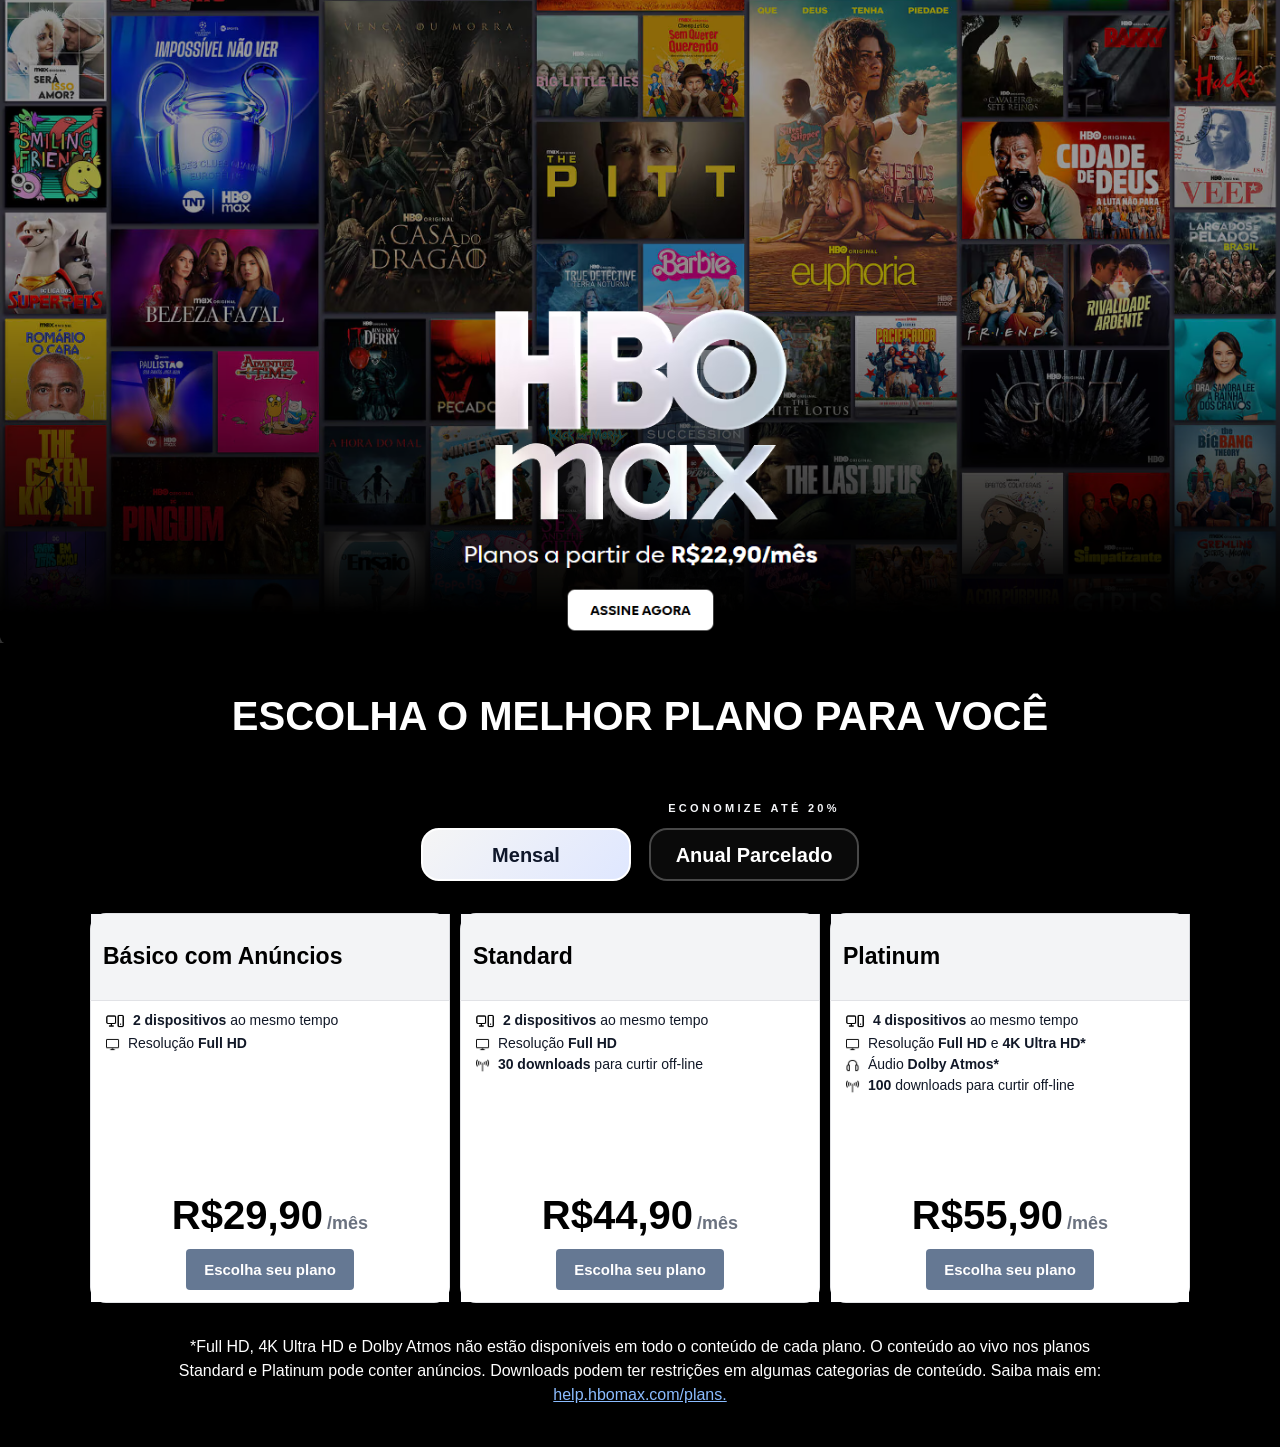
<file: index.html>
<!DOCTYPE html>
<html lang="pt-BR">
<head>
    <meta charset="UTF-8">
    <meta name="viewport" content="width=device-width, initial-scale=1.0">
    <title>Planos de assinatura | HBO Max</title>
    <link rel="stylesheet" href="./aula8.css">
</head>
<body class="modo-mensal">
    
    <!-- Imagem + Título -->
    <header class="cabecalho">
        <img class="logo" src="hbo.png" alt="HBO Max">
        <h1>ESCOLHA O MELHOR PLANO PARA VOCÊ</h1>
    </header>

    <!-- Botão dos Preços "Mensal" e "Anual Parcelado" -->
    <div class="billing-toggle" aria-label="Escolha o tipo de plano">
        <button type="button" class="billing-option active" data-plan="mensal" aria-pressed="true">
            <span>Mensal</span>
        </button>

        <div class="annual-wrapper">
            <span class="promo-tag">ECONOMIZE ATÉ 20%</span>
            <button type="button" class="billing-option" data-plan="anual" aria-pressed="false">
                <span>Anual Parcelado</span>
            </button>
        </div>
    </div>
    
    <!-- Plano "Básico com Anúncios" -->
    <main class="planos">

        <table class="plano-card">
            <thead>
                <tr>
                    <th>Básico com Anúncios</th>
                </tr>
            </thead>

            <tbody>
                <tr>
                    <td>
                        <p> <img class="desktop-icon" src="img/desktop-pc.png" alt="Computador"> <strong> 2 dispositivos </strong> ao mesmo tempo</p>
                        <p> <img class="resolution-icon" src="img/mostrar.png" alt="Resolução"> Resolução <strong> Full HD</strong> </p>

                        <div class="plan-footer">
                            <p class="plan-price-line"> <strong> <span class="plan-price" data-monthly="R$29,90" data-annual="12x R$22,90">R$29,90</span><span class="mensalidade">/mês</span> </strong> </p>
                            <p class="total-anual" hidden>Preço total anual R$274,80</p>
                            <a class="plan-button" href="https://auth.hbomax.com/create-account">Escolha seu plano</a>
                        </div>
                    </td>
                </tr>
            </tbody>
        </table>

        <!-- Plano "Standard" -->
        <table class="plano-card">
            <thead>
                <tr>
                    <th>Standard</th>
                </tr>
            </thead>

            <tbody>
                <tr>
                    <td>
                        <p> <img class="desktop-icon" src="img/desktop-pc.png" alt="Computador"> <strong> 2 dispositivos </strong> ao mesmo tempo</p>
                        <p> <img class="resolution-icon" src="img/mostrar.png" alt="Resolução"> Resolução <strong> Full HD</strong> </p>
                        <p> <img class="download-icon" src="img/interface-de-usuario.png" alt="Download"> <strong> 30 downloads </strong> para curtir off-line</p>

                        <div class="plan-footer">
                            <p class="plan-price-line"> <strong> <span class="plan-price" data-monthly="R$44,90" data-annual="12x R$34,90">R$44,90</span><span class="mensalidade">/mês</span> </strong> </p>
                            <p class="total-anual" hidden>Preço total anual R$418,80</p>
                            <a class="plan-button" href="https://auth.hbomax.com/create-account">Escolha seu plano</a>
                        </div>
                    </td>
                </tr>
            </tbody>
        </table>

        <!-- Plano "Platinum" -->
        <table class="plano-card">
            <thead>
                <tr>
                    <th>Platinum</th>
                </tr>
            </thead>

            <tbody>
                <tr>
                    <td>
                        <p> <img class="desktop-icon" src="img/desktop-pc.png" alt="Computador"> <strong> 4 dispositivos </strong> ao mesmo tempo</p>
                        <p> <img class="resolution-icon" src="img/mostrar.png" alt="Resolução"> Resolução <strong> Full HD </strong> e <strong> 4K Ultra HD*</strong> </p>
                        <p> <img class="audio-icon" src="img/fone-de-ouvido.png" alt="Fone de ouvido"> Áudio <strong> Dolby Atmos*</strong> </p>
                        <p> <img class="download-icon" src="img/interface-de-usuario.png" alt="Download"> <strong> 100 </strong> downloads para curtir off-line</p>

                        <div class="plan-footer">
                            <p class="plan-price-line"> <strong> <span class="plan-price" data-monthly="R$55,90" data-annual="12x R$44,90">R$55,90</span><span class="mensalidade">/mês</span> </strong> </p>
                            <p class="total-anual" hidden>Preço total anual R$538,80</p>
                            <a class="plan-button" href="https://auth.hbomax.com/create-account">Escolha seu plano</a>
                        </div>
                    </td>
                </tr>
            </tbody>
        </table>

    </main>

    <!-- Descrição final -->
    <footer class="observacoes">
        <p> *Full HD, 4K Ultra HD e Dolby Atmos não estão disponíveis em todo o conteúdo de cada plano.
        O conteúdo ao vivo nos planos Standard e Platinum pode conter anúncios. 
        Downloads podem ter restrições em algumas categorias de conteúdo.
        Saiba mais em: <a href="https://help.hbomax.com/br/Answer/Detail/000002547">help.hbomax.com/plans.</a></p>
    </footer>

    <!-- Script do botão de alternância de preços -->
    <script>
        // Atualiza todos os cartões quando o usuário escolhe uma modalidade.
        const billingOptions = document.querySelectorAll('.billing-option');
        const planCards = document.querySelectorAll('.plano-card');

        billingOptions.forEach((button) => {
            button.addEventListener('click', () => {
                billingOptions.forEach((option) => {
                    const isActive = option === button;
                    option.classList.toggle('active', isActive);
                    option.setAttribute('aria-pressed', String(isActive));
                });

                const isAnnual = button.dataset.plan === 'anual';
                document.body.classList.toggle('modo-anual', isAnnual);
                document.body.classList.toggle('modo-mensal', !isAnnual);

                planCards.forEach((card) => {
                    const price = card.querySelector('.plan-price');
                    const annualTotal = card.querySelector('.total-anual');

                    price.textContent = isAnnual ? price.dataset.annual : price.dataset.monthly;
                    annualTotal.hidden = !isAnnual;
                });
            });
        });
    </script>
</body>
</html>
</file>
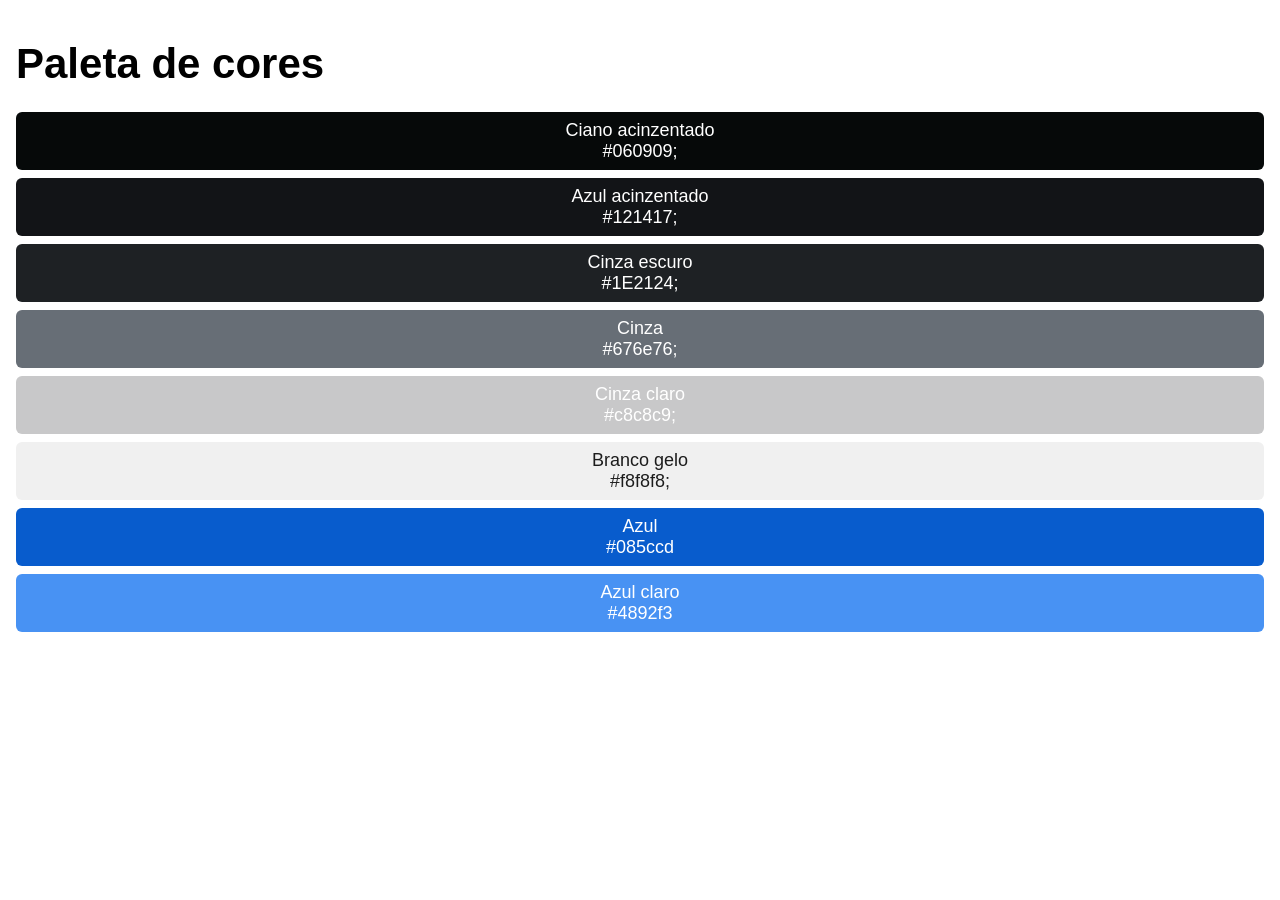
<file: paleta.html>
<!DOCTYPE html>
<html lang="pt-BR">
    <head>
        <meta charset="UTF-8">
        <meta name="viewport" content="width=device-width, initial-scale=1.0">
        <link rel="stylesheet" href="./css/paleta.css">
        <title>Paleta de cores</title>
    </head>
    <body>
       
        <h1>Paleta de cores</h1>

        <!-- Apresentação centralizada das cores da identidade visual. -->
        <ul class="paleta">
            <li class="cor-ciano-acinzentado">
                <p>Ciano acinzentado</p>
                <p>#060909;</p>
            </li>
            <li class="cor-azul-acinzentado">
                <p>Azul acinzentado</p>
                <p>#121417;</p>
            </li>
             <li class="cor-cinza-escuro">
                <p>Cinza escuro</p>
                <p>#1E2124;</p>
            </li>
            <li class="cor-cinza">
                <p>Cinza</p>
                <p>#676e76;</p>
            </li>
            <li class="cor-cinza-claro">
                <p>Cinza claro</p>
                <p>#c8c8c9;</p>
            </li>
            <li class="cor-branco-gelo">
                <p>Branco gelo</p>
                <p>#f8f8f8;</p>
            </li>
            <li class="cor-azul">
                <p>Azul</p>
                <p>#085ccd</p>
            </li>
            <li class="cor-azul-claro">
                <p>Azul claro</p>
                <p>#4892f3</p>
            </li>
            
        </ul>
    </body>
</html>
</file>
<file: aula8.css>
/* Cor das páginas e fontes */
:root {
    --cor-fundo: #000000;
    --cor-texto: #ffffff;
    --cor-cartao: #ffffff;
    --cor-texto-cartao: #111827;
    --cor-botao: #001f4d;
    --fonte-principal: Arial, sans-serif;
}

* {
    box-sizing: border-box; /* Tipo de caixa de estilo */
}

/* Corpo da Página */
body {
    margin: 0; /* Espaçamento externo. */
    padding: 24px; /* Espaçamento interno. */
    font-family: var(--fonte-principal); /* Fonte da letra */
    color: var(--cor-texto); /* Classe que pega a cor do texto */
    background: var(--cor-fundo); /* Classe que pega o plano de fundo do texto. */
}

/* Cabeçalho com logo responsiva e título principal. */
.cabecalho {
    display: flex; /* Torna o cabeçalho um flexivel */
    flex-direction: column; /* Faz com que os elementos apareçam em apenas uma coluna */
    gap: 24px; /* Espaçamento entre os elementos */
    text-align: center; /* Alinha o texto ao centro */
}

.logo {
    width: 100vw; /* Aumenta a largura da imagem */
    margin-left: calc(50% - 50vw); /* Centraliza a imagem */
    margin-top: -24px; /* Coloca a imagem acima do conteúdo */
    height: auto; /* Alinha a altura da imagem */
}

.cabecalho h1 {
    font-size: clamp(1.6rem, 4vw, 2.5rem); /* Ajusta o tamanho da fonte */
}

/* Seletor dos períodos de cobrança. */
.billing-toggle {
    display: flex; /* Deixa os elementos filhos dispostos em linha */
    justify-content: center; /* Centraliza os elementos filhos */
    align-items: flex-end; /* Alinha os elementos filhos ao final */
    gap: 18px; /* Ajusta o espaçamento entre os elementos */
    margin: 32px auto; /* Ajusta a margem ao redor */
    padding: 0 20px; /* Preenche o espaçamento ao redor */
}

.billing-option {
    display: flex; /* Deixa os elementos filhos dispostos em linha */
    justify-content: center; /* Centraliza os elementos filhos */
    align-items: center; /* Centraliza os elementos filhos */
    width: 210px; /* Largura dos elementos */
    height: auto; /* Altura dos elementos */
    padding: 14px 18px 12px; /* Espaçamento interno */
    border: 2px solid rgba(255, 255, 255, 0.25); /* Borda dos elementos */
    border-radius: 18px; /* Arredondamento da borda */
    background: rgba(255, 255, 255, 0.04); /* Plano de fundo */
    color: var(--cor-texto); /* Cor do texto */
    font-size: 20px; /* Tamanho da fonte */
    font-weight: 700; /* Peso da fonte */
    cursor: pointer; /* Tipo de cursor */
    transition: all 0.25s ease; /* Transição suave para todos os atributos */
}

.billing-option.active {
    background: linear-gradient(135deg, #f5f5f5, #dfe7ff); /* Plano de fundo */
    color: #0f172a; /* Cor do texto */
    border-color: #ffffff; /* Cor da borda */
}

.annual-wrapper {
    display: flex; /* Deixa os elementos filhos dispostos em linha */
    flex-direction: column; /* Define a direção dos elementos filhos */
    align-items: center; /* Centraliza os elementos filhos */
    gap: 8px; /* Espaçamento entre os elementos */
    width: 210px; /* Largura dos elementos */
}

.annual-wrapper .billing-option {
    width: 100%; /* Largura dos elementos */
    margin: 0; /* Margem dos elementos */
}

.promo-tag {
    display: inline-block; /* Exibe o elemento como um bloco inline */
    color: #f4f5f8; /* Cor do texto */
    font-size: 11px; /* Tamanho da fonte */
    font-weight: 800; /* Peso da fonte */
    letter-spacing: 0.30em; /* Espaçamento entre as letras "ECONOMIZE ATÉ 20%" */
    padding: 5px 12px; /* Espaçamento interno */
    border-radius: 999px; /* Raio da borda */
    white-space: nowrap; /* Evita que o texto quebre linhas */
    line-height: 1.2; /* Espaçamento entre linhas */
}

/* Grade de cartões de assinatura. */
.planos {
    display: flex; /* Deixa os elementos filhos dispostos em linha */
    justify-content: center; /* Centraliza os elementos filhos */
    align-items: flex-start; /* Alinha os elementos filhos ao início */
    gap: 10px; /* Espaçamento entre os elementos */
    margin: 8px auto 0; /* Margem ao redor */
    max-width: 1140px; /* Largura máxima */
    flex-wrap: wrap; /* Permite que os elementos quebrem para a próxima linha */
}

.plano-card {
    flex: 1 1 320px; /* Distribui o espaço disponível entre os elementos */
    height: 390px; /* Altura dos elementos */
    max-width: 360px; /* Largura máxima */
    border: 1px solid rgba(15, 23, 42, 0.12); /* Cor da borda */
    border-radius: 16px; /* Raio da borda */
    background: var(--cor-cartao); /* Plano de fundo */
    color: var(--cor-texto-cartao); /* Cor do texto */
    border-collapse: collapse; /* Elimina o espaçamento entre as bordas das células */
}

.modo-anual .plano-card {
    height: 430px; /* Altura dos elementos no modo anual */
}

.plano-card th {
    font-size: 23px; /* Tamanho da fonte */
    font-weight: 700; /* Peso da fonte */
    line-height: 1.3; /* Espaçamento entre linhas */
    color: #000000; /* Cor do texto */
    background: #f3f4f6; /* Plano de fundo */
    padding: 28px 12px; /* Faz o preenchimento dos elementos */
    border-bottom: 1px solid rgba(17, 24, 39, 0.08); /* Cor da borda inferior */
    text-align: left; /* Alinha o texto à esquerda */
}

/* Conteúdo, preços e ações de cada cartão. */
.plano-card td {
    display: flex; /* Exibe o elemento como um flex container */
    flex-direction: column; /* Configura a direção do flex */
    height: 100%; /* Altura dos elementos */
    padding: 8px 14px 12px; /* Faz o preenchimento dos elementos */
    background: #ffffff; /* Plano de fundo */
    vertical-align: top; /* Alinha verticalmente ao topo */
    min-height: 0; /* Altura mínima */
}

.plano-card p {
    color: var(--cor-texto-cartao); /* Cor do texto */
    font-size: 14px; /* Tamanho da fonte */
    line-height: 1.2; /* Espaçamento entre linhas */
    margin: 2px 0; /* Margem ao redor */
}

.audio-icon {
    display: inline-block; /* Exibe o elemento como um bloco inline */
    width: 15px; /* Largura do elemento */
    height: 15px; /* Altura do elemento */
    object-fit: contain; /* Ajusta o conteúdo do elemento para caber dentro da caixa */
    vertical-align: middle; /* Alinha verticalmente ao meio */
    margin-right: 4px; /* Espaçamento à direita */
}

.desktop-icon {
    display: inline-block; /* Exibe o elemento como um bloco inline */
    width: 20px; /* Largura do elemento */
    height: 20px; /* Altura do elemento */
    object-fit: contain; /* Ajusta o conteúdo do elemento para caber dentro da caixa */
    vertical-align: middle; /* Alinha verticalmente ao meio */
    margin-right: 4px; /* Espaçamento à direita */
}

.resolution-icon {
    display: inline-block; /* Exibe o elemento como um bloco inline */
    width: 15px; /* Largura do elemento */
    height: 15px; /* Altura do elemento */
    object-fit: contain; /* Ajusta o conteúdo do elemento para caber dentro da caixa */
    vertical-align: middle; /* Alinha verticalmente ao meio */
    margin-right: 4px; /* Espaçamento à direita */
}

.download-icon {
    display: inline-block; /* Exibe o elemento como um bloco inline */
    width: 15px; /* Largura do elemento */
    height: 15px; /* Altura do elemento */
    object-fit: contain; /* Ajusta o conteúdo do elemento para caber dentro da caixa */
    vertical-align: middle; /* Alinha verticalmente ao meio */
    margin-right: 4px; /* Espaçamento à direita */
}

.plan-footer {
    display: flex; /* Exibe o elemento como um flex container */
    flex-direction: column; /* Configura a direção do flex */
    align-items: center; /* Alinha os elementos filhos ao centro */
    gap: 10px; /* Espaçamento entre os elementos */
    width: 100%; /* Largura do elemento */
    margin-top: auto; /* Empurra o rodapé para o final do cartão */
}

.plano-card .plan-price-line {
    display: block; /* Exibe o elemento como um bloco */
    font-size: 40px; /* Tamanho da fonte */
    font-weight: 350; /* Peso da fonte */
    margin: 0; /* Margem ao redor */
    padding: 0; /* Preenchimento ao redor */
    color: #000000; /* Cor do texto */
    text-align: center; /* Alinha o texto ao centro */
    line-height: 1.2; /* Espaçamento entre linhas */
}

.plan-price,
.mensalidade {
    display: inline-block; /* Exibe o elemento como um bloco inline */
    vertical-align: baseline; /* Alinha verticalmente à linha de base */
}

.plano-card .mensalidade {
    font-size: 18px; /* Tamanho da fonte */
    color: #6b7280; /* Cor do texto */
    margin-left: 4px; /* Espaçamento à esquerda */
}
.total-anual {
    margin: 5px; /* Margem ao redor */
    font-size: 12px; /* Tamanho da fonte */
    color: #4b5563; /* Cor do texto */
    text-align: center; /* Alinha o texto ao centro */
    font-weight: 600; /* Peso da fonte */
    line-height: 1.2; /* Espaçamento entre linhas */
}
.plan-button {
    display: block; /* Exibe o elemento como um bloco */    
    margin: 0 auto; /* Centraliza o botão horizontalmente */
    border: none; /* Remove a borda do botão */
    border-radius: 4px; /* Arredonda os cantos do botão */
    background: var(--cor-botao); /* Plano de fundo do botão */
    color: #ffffff; /* Cor do texto do botão */
    font-family: var(--fonte-principal); /* Fonte do botão */
    font-size: 15px; /* Tamanho da fonte do botão */
    font-weight: 700; /* Peso da fonte do botão */
    padding: 12px 18px; /* Espaçamento interno do botão */
    cursor: pointer; /* Tipo de cursor */
    text-align: center; /* Alinha o texto ao centro */
    text-decoration: none; /* Remove o sublinhado do link */
    opacity: 0.6; /* Opacidade */
}

.plan-button:hover {
    transform: translateY(-1px); /* Move o botão para cima ao passar o mouse */
    opacity: 0.6; /* Mantém a opacidade ao passar o mouse */
}

/* Rodapé e comportamento em telas menores. */
.observacoes {
    max-width: 960px; /* Largura máxima */
    margin: 32px auto 0; /* Margem ao redor */
    color: var(--cor-texto); /* Cor do texto */
    text-align: center; /* Alinha o texto ao centro */
    line-height: 1.5; /* Espaçamento entre linhas */
}

.observacoes a {
    color: #8bbcff; /* Cor do link */
}

@media (max-width: 760px) {
    body {
        padding: 16px; /* Espaçamento ao redor */
    }

    .logo {
        margin-top: -15px; /* Coloca a imagem acima do conteúdo */
    }

    .billing-toggle {
        align-items: stretch; /* Alinha os elementos filhos ao esticar */
        flex-direction: column; /* Faz com que os elementos apareçam em apenas uma coluna */
    }

    .billing-option,
    .annual-wrapper {
        width: min(100%, 320px); /* Define a largura mínima e máxima */
    }

    .planos {
        flex-direction: column; /* Faz com que os elementos apareçam em apenas uma coluna */
        align-items: center; /* Centraliza os elementos filhos */
    } 
}
</file>
<file: css/paleta.css>
/* Configuração base da página de referência de cores. */
* {
    margin: 0;
    padding: 0;
    box-sizing: border-box;
    font-family: Arial, sans-serif;
}

html, body {
    width: 100%;
    height: auto;
    background: #ffffff;
}

body {
    padding: 16px;
}

h1 {
    font-size: 42px;
    margin: 24px 0;
}

/* Lista vertical com as cores usadas no projeto. */
ul.paleta {
    list-style: none;
    display: flex;
    flex-direction: column;
    row-gap: 8px;
}

ul.paleta > li {
    padding: 8px;
    border-radius: 6px;
    text-align: center;
    font-size: 18px;
}

.cor-ciano-acinzentado { background-color: #060909; color: #ffffff; }
.cor-azul-acinzentado { background-color: #121417; color: #ffffff; }
.cor-cinza-escuro { background-color: #1e2124; color: #ffffff; }
.cor-cinza { background-color: #676e76; color: #ffffff; }
.cor-cinza-claro { background-color: #c8c8c9; color: #ffffff; }
.cor-branco-gelo { background-color: #f0f0f0; color: #1c1c1c; }
.cor-azul { background-color: #085ccd; color: #ffffff; }
.cor-azul-claro { background-color: #4892f3; color: #ffffff; }
</file>
